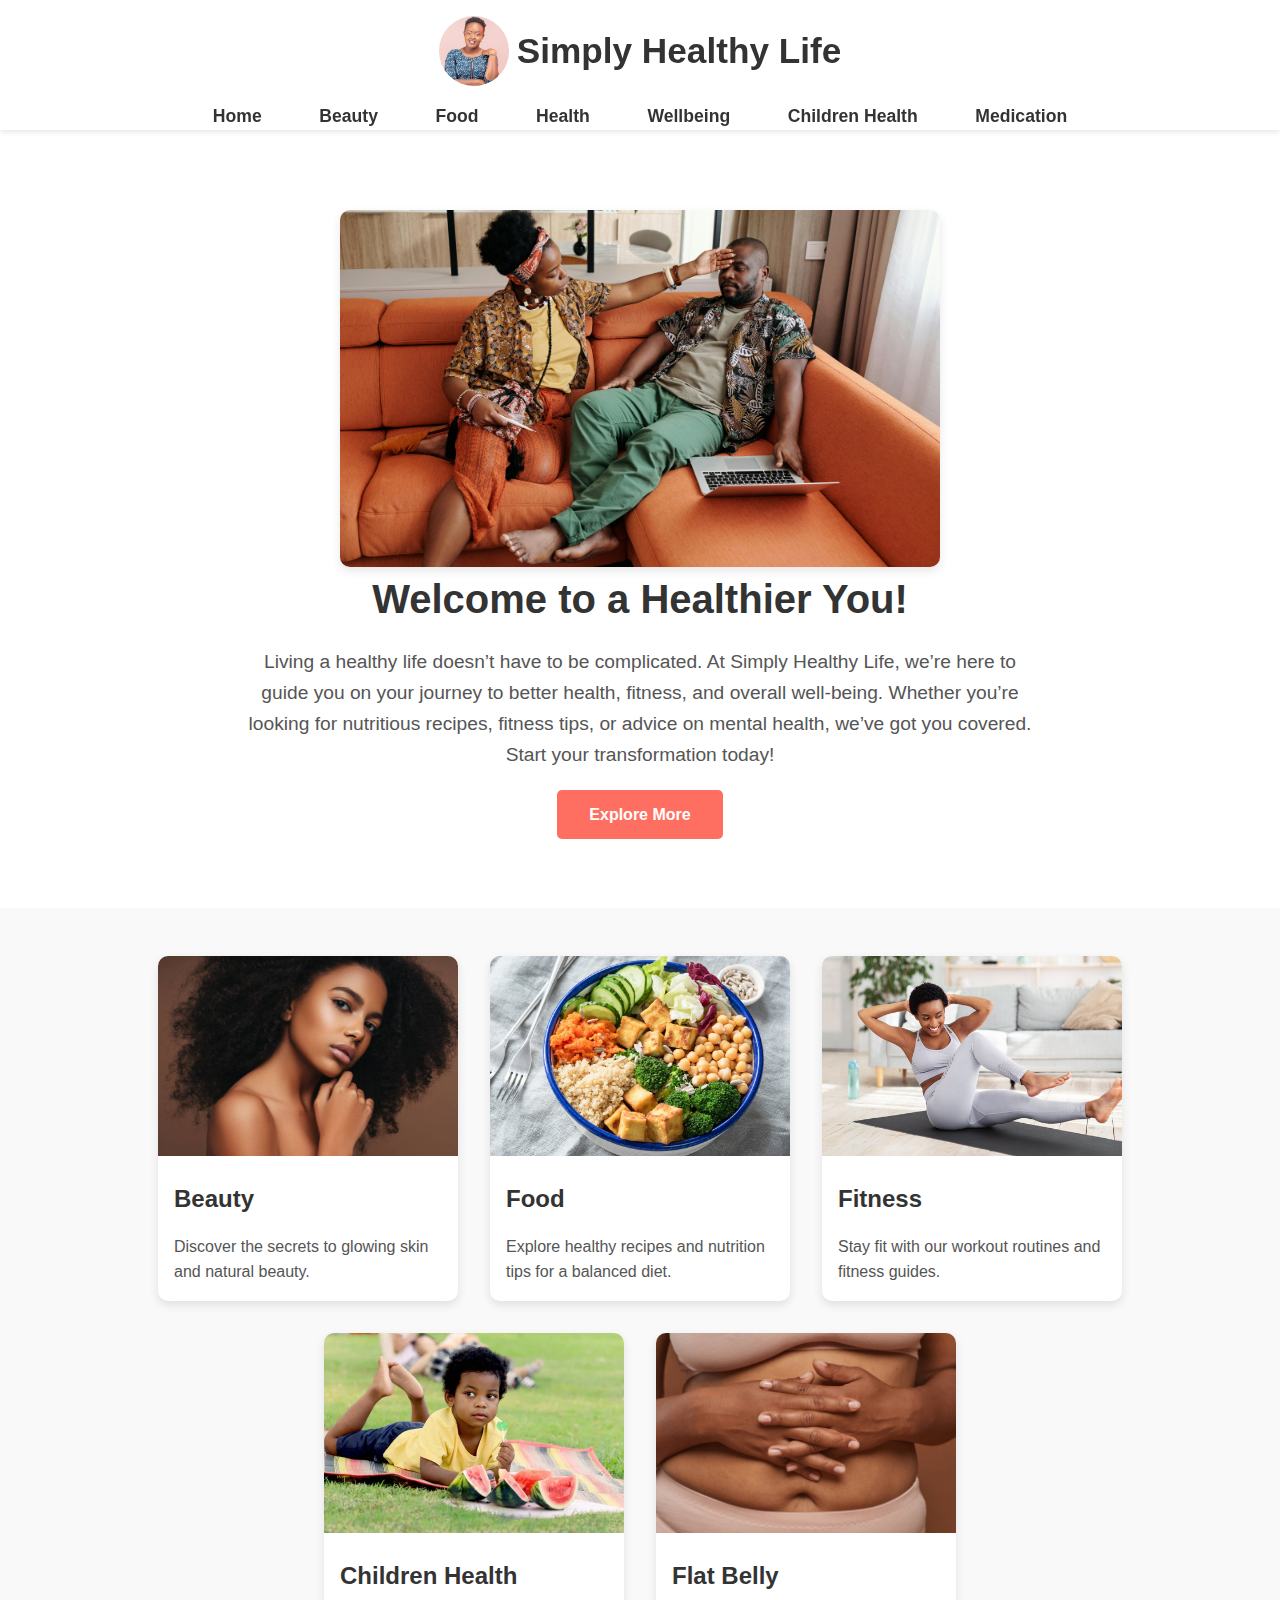
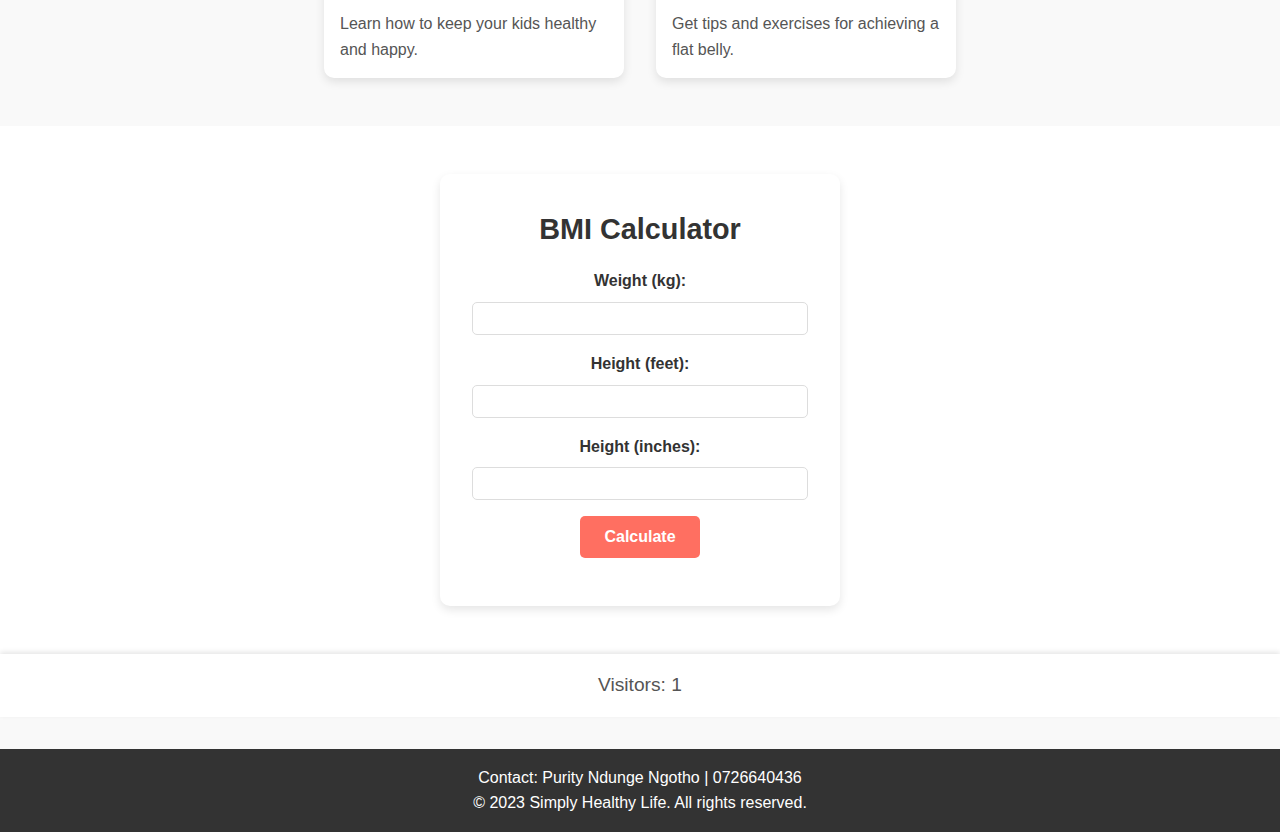
<file: index.html>
<!DOCTYPE html>
<html lang="en">

<head>
  <meta charset="UTF-8">
  <meta name="viewport" content="width=device-width, initial-scale=1.0">

  <!-- Open Graph Meta Tags -->
  <meta property="og:title" content="Simply Healthy Life - Your Journey to Better Health" />
  <meta property="og:description"
    content="Discover tips for a healthier lifestyle, including beauty, food, fitness, and overall well-being. Start your transformation today!" />
  <meta property="og:image" content="blogger.jpg" /> <!-- Replace with your image URL -->
  <meta property="og:url" content="https://johnasuron.github.io/simplyhealthylife/" /> <!-- Replace with your website URL -->
  <meta property="og:type" content="website" />

  <!-- Twitter Card Meta Tags -->
  <meta name="twitter:card" content="summary_large_image">
  <meta name="twitter:title" content="Simply Healthy Life - Your Journey to Better Health">
  <meta name="twitter:description"
    content="Discover tips for a healthier lifestyle, including beauty, food, fitness, and overall well-being. Start your transformation today!">
  <meta name="twitter:image" content="blogger.jpg"> <!-- Replace with your image URL -->

  <title>Simply Healthy Life</title>
  <link rel="stylesheet" href="styles.css">
</head>

<body>
  <!-- Header -->
  <header>
    <div class="header-content">
      <img src="blogger.jpg" alt="Purity Ndunge Ngotho" class="blogger-photo">
      <h1>Simply Healthy Life</h1>
    </div>
    <nav>
      <ul class="menu">
        <li><a href="#home">Home</a></li>
        <li><a href="Beauty.html">Beauty</a></li>
        <li><a href="#food">Food</a></li>
        <li><a href="#health">Health</a></li>
        <li><a href="#wellbeing">Wellbeing</a></li>
        <li><a href="#children-health">Children Health</a></li>
        <li><a href="#medication">Medication</a></li>
      </ul>
      <div class="hamburger-menu">&#9776;</div>
      <div class="close-menu" style="display: none;">&times;</div>
    </nav>
  </header>

  <!-- Hero Section -->
  <section class="hero">
    <div class="hero-content">
      <img src="family.jpg" alt="Healthy Lifestyle" class="hero-image">
      <div class="hero-text">
        <h2>Welcome to a Healthier You!</h2>
        <p>
          Living a healthy life doesn’t have to be complicated. At Simply Healthy Life, we’re here to guide you on your
          journey to better health, fitness, and overall well-being. Whether you’re looking for nutritious recipes,
          fitness tips, or advice on mental health, we’ve got you covered. Start your transformation today!
        </p>
        <a href="#health" class="cta-button">Explore More</a>
      </div>
    </div>
  </section>

  <!-- Blog Containers -->
  <section class="blog-containers">
    <div class="container" id="beauty">
      <img src="beauty.jpg" alt="Beauty">
      <h2>Beauty</h2>
      <p>Discover the secrets to glowing skin and natural beauty.</p>
    </div>
    <div class="container" id="food">
      <img src="food.jpg" alt="Food">
      <h2>Food</h2>
      <p>Explore healthy recipes and nutrition tips for a balanced diet.</p>
    </div>
    <div class="container" id="fitness">
      <img src="fitness.jpg" alt="Fitness">
      <h2>Fitness</h2>
      <p>Stay fit with our workout routines and fitness guides.</p>
    </div>
    <div class="container" id="children-health">
      <img src="children-health.jpg" alt="Children Health">
      <h2>Children Health</h2>
      <p>Learn how to keep your kids healthy and happy.</p>
    </div>
    <div class="container" id="flat-belly">
      <img src="flat-belly.jpg" alt="Flat Belly">
      <h2>Flat Belly</h2>
      <p>Get tips and exercises for achieving a flat belly.</p>
    </div>
  </section>

  <!-- BMI Calculator -->
  <section class="bmi-section">
    <div class="bmi-container">
      <h2>BMI Calculator</h2>
      <form id="bmiForm">
        <label for="weight">Weight (kg):</label>
        <input type="number" id="weight" required>
        <label for="feet">Height (feet):</label>
        <input type="number" id="feet" required>
        <label for="inches">Height (inches):</label>
        <input type="number" id="inches" required>
        <button type="submit">Calculate</button>
      </form>
      <div id="bmiResult"></div>
    </div>
  </section>

  <!-- Visitor Counter -->
  <div class="visitor-counter">
    <p>Visitors: <span id="visitorCount">0</span></p>
  </div>

  <!-- Footer -->
  <footer>
    <p>Contact: Purity Ndunge Ngotho | 0726640436</p>
    <p>&copy; 2023 Simply Healthy Life. All rights reserved.</p>
  </footer>
  <script src="script.js"></script>
</body>

</html>
</file>
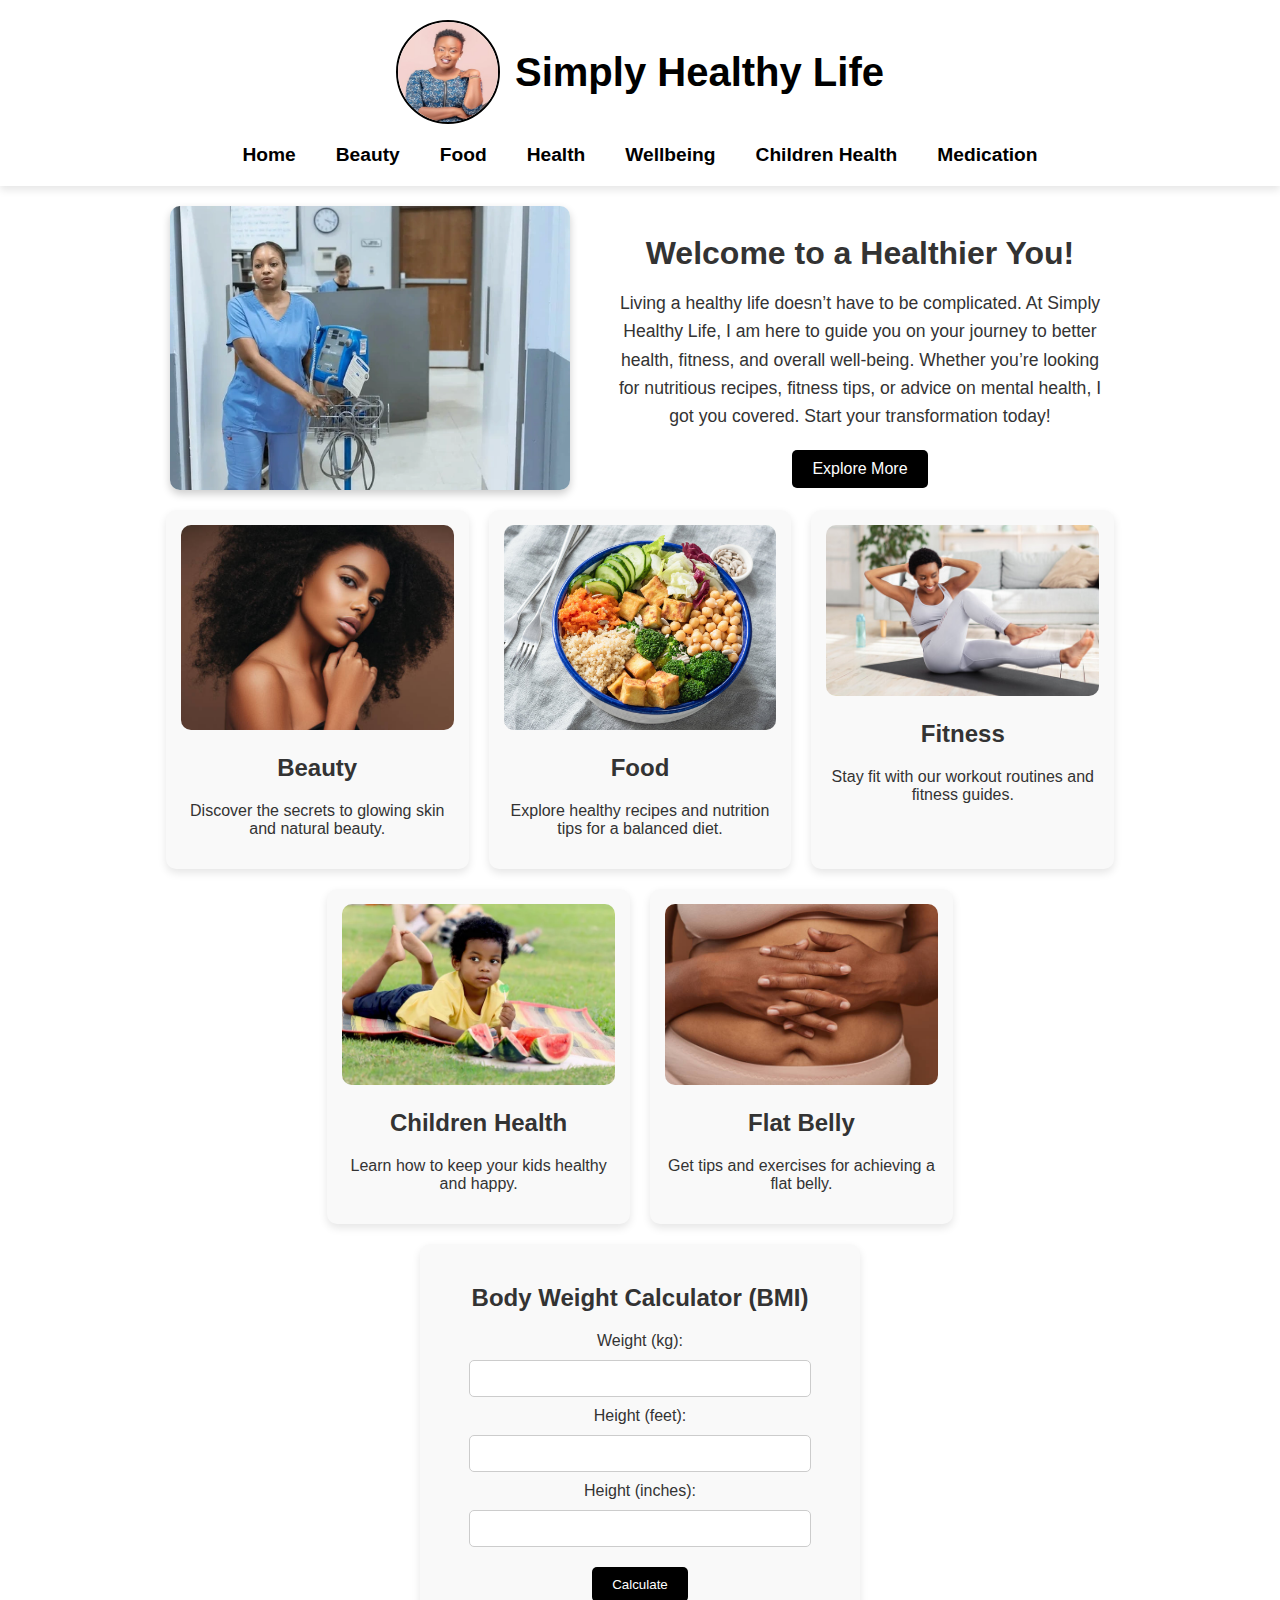
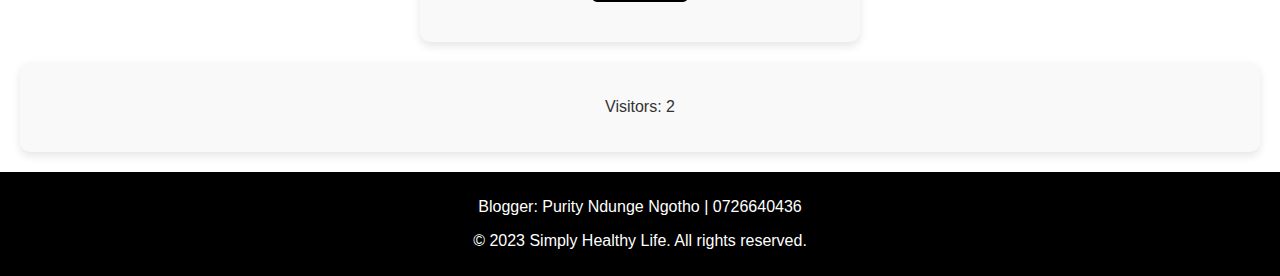
<file: BLOGS/index.html>
<!DOCTYPE html>
<html lang="en">

<head>
  <meta charset="UTF-8">
  <meta name="viewport" content="width=device-width, initial-scale=1.0">
  <title>Simply Healthy Life</title>
  <link rel="stylesheet" href="styles.css">
</head>

<body>
  <!-- Header -->
  <header>
    <div class="header-content">
      <img src="blogger.jpg" alt="Purity Ndunge Ngotho" class="blogger-photo">
      <h1>Simply Healthy Life</h1>
    </div>
    <nav>
      <ul class="menu">
        <li><a href="#home">Home</a></li>
        <li><a href="#beauty">Beauty</a></li>
        <li><a href="#food">Food</a></li>
        <li><a href="#health">Health</a></li>
        <li><a href="#wellbeing">Wellbeing</a></li>
        <li><a href="#children-health">Children Health</a></li>
        <li><a href="#medication">Medication</a></li>
      </ul>
      <div class="hamburger-menu">&#9776;</div>
    </nav>
  </header>

  <!-- Hero Section -->
  <section class="hero">
    <div class="hero-content">
      <img src="hero.webp" alt="Healthy Lifestyle" class="hero-image">
      <div class="hero-text">
        <h2>Welcome to a Healthier You!</h2>
        <p>
          Living a healthy life doesn’t have to be complicated. At Simply Healthy Life, I am here to guide you on your
          journey to better health, fitness, and overall well-being. Whether you’re looking for nutritious recipes,
          fitness tips, or advice on mental health, I got you covered. Start your transformation today!
        </p>
        <a href="#health" class="cta-button">Explore More</a>
      </div>
    </div>
  </section>

  <!-- Blog Containers -->
  <section class="blog-containers">
    <div class="container" id="beauty">
      <img src="beauty.jpg" alt="Beauty">
      <h2>Beauty</h2>
      <p>Discover the secrets to glowing skin and natural beauty.</p>
    </div>
    <div class="container" id="food">
      <img src="food.jpg" alt="Food">
      <h2>Food</h2>
      <p>Explore healthy recipes and nutrition tips for a balanced diet.</p>
    </div>
    <div class="container" id="fitness">
      <img src="fitness.jpg" alt="Fitness">
      <h2>Fitness</h2>
      <p>Stay fit with our workout routines and fitness guides.</p>
    </div>
    <div class="container" id="children-health">
      <img src="children-health.jpg" alt="Children Health">
      <h2>Children Health</h2>
      <p>Learn how to keep your kids healthy and happy.</p>
    </div>
    <div class="container" id="flat-belly">
      <img src="flat-belly.jpg" alt="Flat Belly">
      <h2>Flat Belly</h2>
      <p>Get tips and exercises for achieving a flat belly.</p>
    </div>
  </section>

  <!-- BMI Calculator -->
  <section class="bmi-section">
    <div class="bmi-container">
      <h2>Body Weight Calculator (BMI)</h2>
      <form id="bmiForm">
        <label for="weight">Weight (kg):</label>
        <input type="number" id="weight" required>
        <label for="feet">Height (feet):</label>
        <input type="number" id="feet" required>
        <label for="inches">Height (inches):</label>
        <input type="number" id="inches" required>
        <button type="submit">Calculate</button>
      </form>
      <div id="bmiResult"></div>
    </div>
  </section>

  <!-- Visitor Counter -->
  <div class="visitor-counter">
    <p>Visitors: <span id="visitorCount">0</span></p>
  </div>

  <!-- Footer -->
  <footer>
    <p>Blogger: Purity Ndunge Ngotho | 0726640436</p>
    <p>&copy; 2023 Simply Healthy Life. All rights reserved.</p>
  </footer>

  <script src="script.js"></script>
</body>

</html>
</file>
<file: BLOGS/styles.css>
/* General Styles */
body {
  font-family: Arial, sans-serif;
  margin: 0;
  padding: 0;
  color: #333;
  background-color: #fff;
}

header {
  background-color: #fff;
  color: #000;
  padding: 20px;
  text-align: center;
  box-shadow: 0 4px 8px rgba(0, 0, 0, 0.1);
}

.header-content {
  display: flex;
  align-items: center;
  justify-content: center;
}

.blogger-photo {
  width: 100px;
  height: 100px;
  border-radius: 50%;
  margin-right: 15px;
  border: 2px solid #000;
}

h1 {
  margin: 0;
  font-size: 2.5rem;
  color: #000;
}

/* Menu Styles */
nav {
  margin-top: 20px;
}

.menu {
  list-style: none;
  padding: 0;
  display: flex;
  justify-content: center;
  margin: 0;
}

.menu li {
  margin: 0 20px;
}

.menu a {
  color: #000;
  text-decoration: none;
  font-size: 1.2rem;
  font-weight: bold;
  transition: all 0.3s ease;
  position: relative;
}

.menu a::after {
  content: '';
  position: absolute;
  width: 100%;
  height: 2px;
  background-color: #000;
  bottom: -5px;
  left: 0;
  transform: scaleX(0);
  transform-origin: bottom right;
  transition: transform 0.3s ease;
}

.menu a:hover {
  color: #555;
  transform: translateY(-3px);
}

.menu a:hover::after {
  transform: scaleX(1);
  transform-origin: bottom left;
}

.hamburger-menu {
  display: none;
  font-size: 1.8rem;
  cursor: pointer;
  color: #000;
}

/* Hero Section */
.hero {
  display: flex;
  justify-content: center;
  align-items: center;
  margin: 20px;
}

.hero-content {
  display: flex;
  align-items: center;
  justify-content: center;
  max-width: 1200px;
  width: 100%;
  gap: 40px;
  text-align: center;
}

.hero-image {
  width: 50%;
  max-width: 400px;
  height: auto;
  border-radius: 10px;
  box-shadow: 0 4px 8px rgba(0, 0, 0, 0.2);
}

.hero-text {
  width: 50%;
  max-width: 500px;
}

.hero-text h2 {
  font-size: 2rem;
  margin-bottom: 10px;
}

.hero-text p {
  font-size: 1.1rem;
  line-height: 1.6;
  margin-bottom: 20px;
}

.cta-button {
  display: inline-block;
  padding: 10px 20px;
  background-color: #000;
  color: #fff;
  text-decoration: none;
  border-radius: 5px;
  transition: background-color 0.3s ease;
}

.cta-button:hover {
  background-color: #333;
}

/* Blog Containers */
.blog-containers {
  display: flex;
  flex-wrap: wrap;
  justify-content: center;
  gap: 20px;
  /* Reduced gap between containers */
  margin: 20px;
}

.container {
  width: 22%;
  /* Smaller width for balanced layout */
  padding: 15px;
  background-color: #f9f9f9;
  box-shadow: 0 4px 8px rgba(0, 0, 0, 0.1);
  transition: transform 0.3s, box-shadow 0.3s;
  text-align: center;
  border-radius: 10px;
}

.container:hover {
  transform: translateY(-10px);
  box-shadow: 0 8px 16px rgba(0, 0, 0, 0.2);
}

.container img {
  width: 100%;
  height: auto;
  border-radius: 10px;
}

/* BMI Calculator */
.bmi-section {
  display: flex;
  justify-content: center;
  margin: 20px;
}

.bmi-container {
  background-color: #f9f9f9;
  padding: 20px;
  border-radius: 10px;
  box-shadow: 0 4px 8px rgba(0, 0, 0, 0.1);
  text-align: center;
  width: 100%;
  max-width: 400px;
}

.bmi-container h2 {
  margin-bottom: 20px;
}

.bmi-container form {
  display: flex;
  flex-direction: column;
  align-items: center;
}

.bmi-container input {
  margin: 10px 0;
  padding: 10px;
  width: 80%;
  border: 1px solid #ccc;
  border-radius: 5px;
}

.bmi-container button {
  padding: 10px 20px;
  background-color: #000;
  color: #fff;
  border: none;
  cursor: pointer;
  border-radius: 5px;
  margin-top: 10px;
}

.bmi-container button:hover {
  background-color: #333;
}

#bmiResult {
  margin-top: 20px;
  font-size: 1.1rem;
}

/* Visitor Counter */
.visitor-counter {
  margin: 20px;
  padding: 20px;
  background-color: #f9f9f9;
  box-shadow: 0 4px 8px rgba(0, 0, 0, 0.1);
  text-align: center;
  border-radius: 10px;
}

/* Footer */
footer {
  background-color: #000;
  color: #fff;
  text-align: center;
  padding: 10px;
  margin-top: 20px;
}

/* Responsive Design */
@media (max-width: 768px) {
  .menu {
    display: none;
    flex-direction: column;
    align-items: center;
    background-color: #fff;
    position: absolute;
    top: 100px;
    left: 0;
    width: 100%;
    box-shadow: 0 4px 8px rgba(0, 0, 0, 0.1);
  }

  .menu li {
    margin: 10px 0;
  }

  .hamburger-menu {
    display: block;
  }

  .hero-content {
    flex-direction: column;
    text-align: center;
  }

  .hero-image,
  .hero-text {
    width: 100%;
  }

  .container {
    width: 45%;
    /* Adjusted for smaller screens */
  }

  .bmi-container {
    width: 90%;
  }
}
</file>
<file: styles.css>
/* General Reset */
* {
    margin: 0;
    padding: 0;
    box-sizing: border-box;
}

body {
    font-family: 'Arial', sans-serif;
    line-height: 1.6;
    color: #333;
    background-color: #f9f9f9;
}

/* Header Styles */
header {
    background-color: #fff;
    box-shadow: 0px 2px 5px rgba(0, 0, 0, 0.1);
    position: sticky;
    top: 0;
    z-index: 1000;
}

.header-content {
    display: flex;
    /* Use flexbox */
    align-items: center;
    /* Vertically center items */
    justify-content: center;
    /* Horizontally center items */
    gap: 0.5rem;
    /* Add spacing between the image and the title */
    padding: 1rem;
}

.blogger-photo {
    width: 70px;
    /* Increased size */
    height: 70px;
    /* Increased size */
    border-radius: 50%;
    object-fit: cover;
}

h1 {
    font-size: 2.2rem;
    /* Increased font size for the title */
    margin: 0;
    /* Remove default margin */
}

nav ul {
    list-style: none;
    display: flex;
    justify-content: center;
    /* Centered the menu */
    gap: 1.2rem;
    /* Adjusted spacing between menu items */
    padding: 0 1rem;
}

nav ul li a {
    text-decoration: none;
    color: #333;
    font-weight: bold;
    font-size: 1.1rem;
    /* Increased font size for menu items */
    transition: color 0.3s ease, box-shadow 0.3s ease;
    padding: 0.6rem 1.2rem;
    /* Adjusted padding for better hover effect */
    border-radius: 5px;
    /* Rounded corners */
}

nav ul li a:hover {
    color: #ff6f61;
    box-shadow: 0px 4px 10px rgba(0, 0, 0, 0.1);
    /* Added shadow effect */
    background-color: #f9f9f9;
    /* Subtle background change */
}

nav ul li a.active {
    color: #ff6f61;
    box-shadow: 0px 4px 10px rgba(0, 0, 0, 0.1);
    /* Active state shadow */
}

.hamburger-menu,
.close-menu {
    display: none;
    font-size: 1.5rem;
    cursor: pointer;
}

/* Responsive Design */
@media (max-width: 768px) {
    nav ul {
        display: none;
        flex-direction: column;
        background-color: #fff;
        position: absolute;
        top: 50px;
        left: 0;
        width: 100%;
        padding: 1rem;
        box-shadow: 0px 4px 10px rgba(0, 0, 0, 0.1);
    }

    nav ul li {
        margin: 0.5rem 0;
    }

    .hamburger-menu {
        display: block;
    }

    .close-menu {
        display: block;
        text-align: right;
        margin-bottom: 1rem;
    }
}

/* Hero Section */
.hero {
    background-color: #fff;
    padding: 5rem 0;
    text-align: center;
}

.hero-content {
    display: flex;
    flex-direction: column;
    align-items: center;
    max-width: 800px;
    margin: 0 auto;
}

.hero-image {
    width: 100%;
    max-width: 600px;
    border-radius: 10px;
    box-shadow: 0px 4px 10px rgba(0, 0, 0, 0.1);
}

.hero-text h2 {
    font-size: 2.5rem;
    margin-bottom: 1rem;
}

.hero-text p {
    font-size: 1.2rem;
    margin-bottom: 2rem;
    color: #555;
}

.cta-button {
    background-color: #ff6f61;
    color: #fff;
    padding: 1rem 2rem;
    border: none;
    border-radius: 5px;
    font-size: 1rem;
    font-weight: bold;
    text-decoration: none;
    cursor: pointer;
    transition: background-color 0.3s ease;
}

.cta-button:hover {
    background-color: #e55047;
}

/* Blog Containers */
.blog-containers {
    padding: 3rem 0;
    display: flex;
    flex-wrap: wrap;
    justify-content: center;
    gap: 2rem;
}

.section-title {
    text-align: center;
    font-size: 2rem;
    margin-bottom: 2rem;
    color: #333;
}

.container {
    background-color: #fff;
    border-radius: 10px;
    overflow: hidden;
    box-shadow: 0px 4px 10px rgba(0, 0, 0, 0.1);
    transition: transform 0.3s ease, box-shadow 0.3s ease;
    width: 300px;
}

.container:hover {
    transform: translateY(-10px);
    box-shadow: 0px 8px 15px rgba(0, 0, 0, 0.15);
}

.container img {
    width: 100%;
    height: 200px;
    object-fit: cover;
}

.container h2 {
    font-size: 1.5rem;
    margin: 1rem;
    color: #333;
}

.container p {
    font-size: 1rem;
    margin: 0 1rem 1rem;
    color: #555;
}

/* BMI Calculator */
.bmi-section {
    background-color: #fff;
    padding: 3rem 0;
    text-align: center;
}

.bmi-container {
    max-width: 400px;
    margin: 0 auto;
    padding: 2rem;
    border-radius: 10px;
    box-shadow: 0px 4px 10px rgba(0, 0, 0, 0.1);
}

.bmi-container h2 {
    font-size: 1.8rem;
    margin-bottom: 1rem;
}

#bmiForm label {
    display: block;
    margin-bottom: 0.5rem;
    font-weight: bold;
}

#bmiForm input {
    width: 100%;
    padding: 0.5rem;
    margin-bottom: 1rem;
    border: 1px solid #ddd;
    border-radius: 5px;
}

#bmiForm button {
    background-color: #ff6f61;
    color: #fff;
    padding: 0.75rem 1.5rem;
    border: none;
    border-radius: 5px;
    font-size: 1rem;
    font-weight: bold;
    cursor: pointer;
    transition: background-color 0.3s ease;
}

#bmiForm button:hover {
    background-color: #e55047;
}

#bmiResult {
    margin-top: 1rem;
    font-size: 1.2rem;
    font-weight: bold;
}

/* Visitor Counter */
.visitor-counter {
    text-align: center;
    padding: 1rem 0;
    background-color: #fff;
    box-shadow: 0px -2px 5px rgba(0, 0, 0, 0.1);
}

.visitor-counter p {
    font-size: 1.2rem;
    color: #555;
}

/* Footer */
footer {
    background-color: #333;
    color: #fff;
    text-align: center;
    padding: 1rem 0;
    margin-top: 2rem;
}

footer p {
    font-size: 1rem;
}

/* Additional Beauty Page Styles */
.image-with-shadow {
    box-shadow: 0px 4px 8px rgba(0, 0, 0, 0.2);
    transition: transform 0.3s ease, box-shadow 0.3s ease;
}

.image-with-shadow:hover {
    transform: scale(1.1);
    box-shadow: 0px 8px 16px rgba(0, 0, 0, 0.3);
}
</file>
